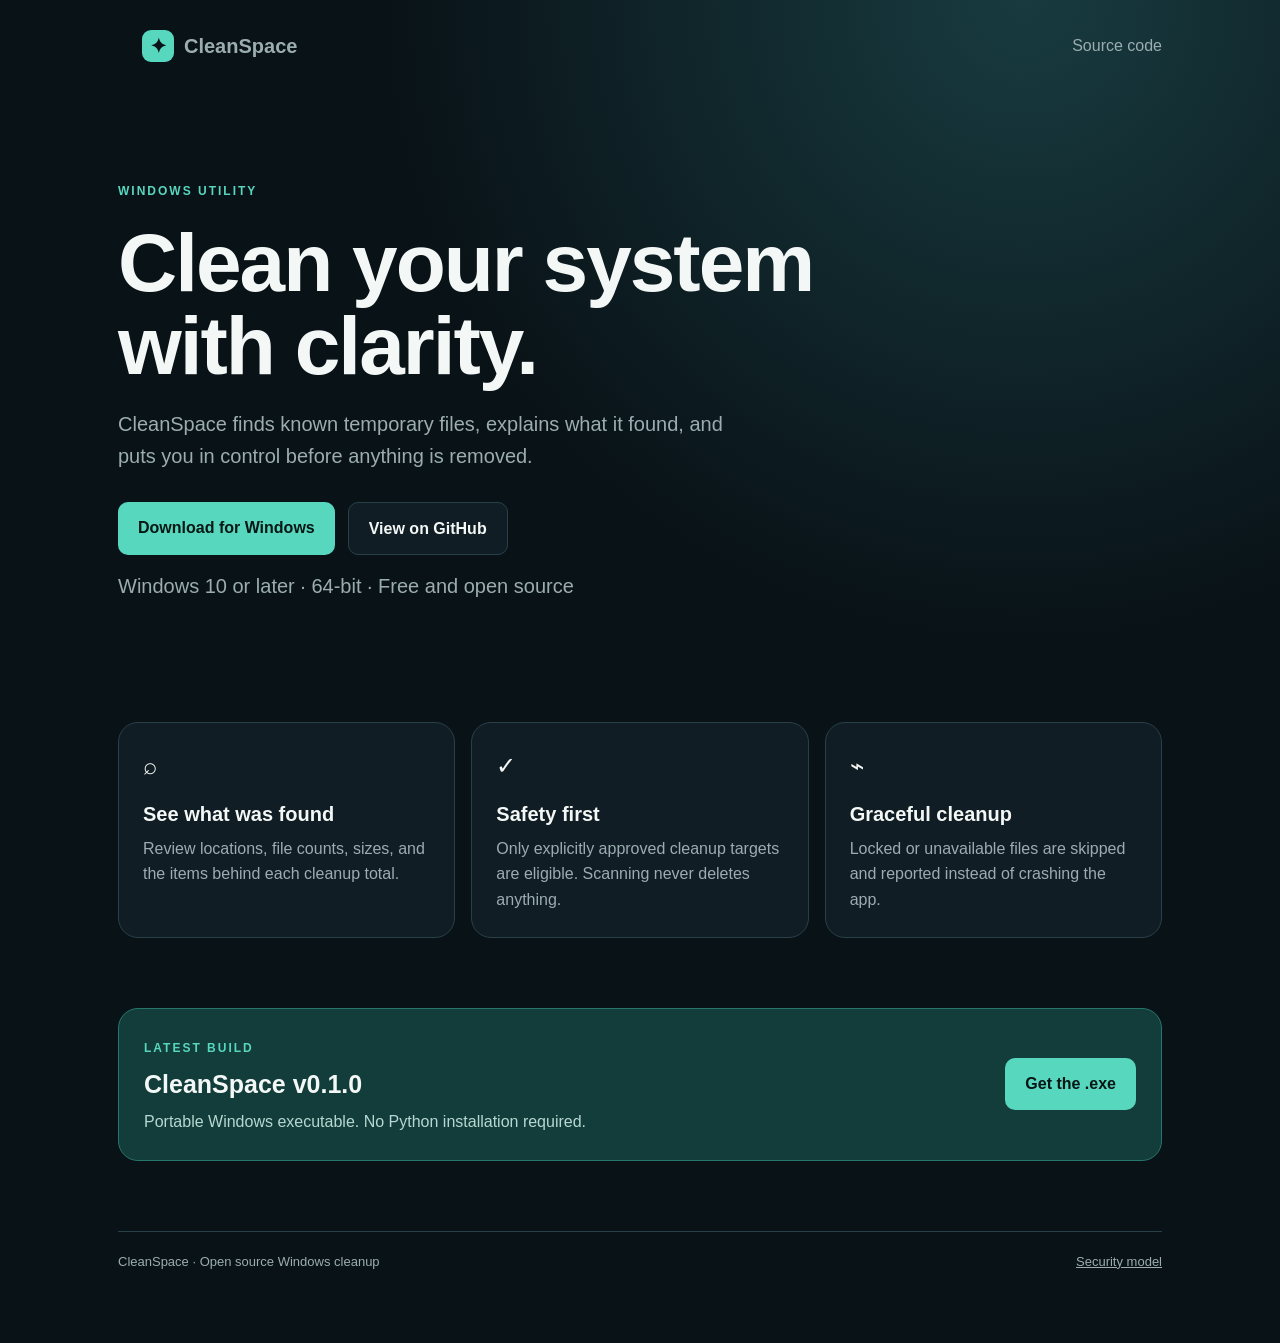
<file: index.html>
<!doctype html>
<html lang="en">
<head>
  <meta charset="utf-8">
  <meta name="viewport" content="width=device-width, initial-scale=1">
  <meta name="description" content="CleanSpace is a transparent Windows cleanup utility.">
  <title>CleanSpace | Windows cleanup, clearly.</title>
  <style>
    :root{--bg:#091217;--panel:#111d24;--panel-soft:#16272e;--text:#f3f7f5;--muted:#9badb0;--mint:#58d7bf;--mint-dark:#133d3a;--line:#294049;--coral:#f28d86;--radius:20px}
    *{box-sizing:border-box}body{margin:0;background:radial-gradient(circle at 80% 0,#183b40 0,transparent 38%),var(--bg);color:var(--text);font:16px/1.6 Arial,sans-serif}.shell{max-width:1100px;margin:auto;padding:30px 28px 70px}.nav{display:flex;justify-content:space-between;align-items:center}.brand{display:flex;align-items:center;gap:10px;color:var(--text);font-size:20px;font-weight:700}.mark{display:grid;place-items:center;width:32px;height:32px;border-radius:9px;background:var(--mint);color:var(--bg)}.nav a{color:var(--muted);text-decoration:none;margin-left:24px}.hero{padding:115px 0 100px;max-width:780px}.eyebrow{color:var(--mint);font-size:12px;font-weight:700;letter-spacing:2px;text-transform:uppercase}.hero h1{font-size:clamp(44px,8vw,82px);line-height:1.02;letter-spacing:-2px;margin:18px 0}.hero p{color:var(--muted);font-size:20px;max-width:620px}.actions{display:flex;gap:13px;flex-wrap:wrap;margin-top:30px}.button{display:inline-block;padding:13px 20px;border-radius:10px;text-decoration:none;font-weight:700}.button.primary{background:var(--mint);color:#071714}.button.secondary{border:1px solid var(--line);color:var(--text);background:var(--panel)}.note{color:var(--muted);font-size:13px;margin-top:15px}.features{display:grid;grid-template-columns:repeat(3,1fr);gap:16px}.feature{background:var(--panel);border:1px solid var(--line);border-radius:var(--radius);padding:24px}.feature h2{font-size:20px;margin:12px 0 6px}.feature p{color:var(--muted);margin:0}.icon{font-size:24px}.release{display:flex;justify-content:space-between;align-items:center;gap:25px;background:var(--mint-dark);border:1px solid #27766e;border-radius:var(--radius);padding:25px;margin-top:70px}.release h2{margin:5px 0;font-size:25px}.release p{color:#b7d8d2;margin:0}.footer{display:flex;justify-content:space-between;gap:20px;margin-top:70px;padding-top:20px;border-top:1px solid var(--line);color:var(--muted);font-size:13px}.footer a{color:var(--muted)}@media(max-width:700px){.shell{padding:22px 18px}.hero{padding:80px 0 70px}.features{grid-template-columns:1fr}.release{align-items:flex-start;flex-direction:column}.footer{flex-direction:column}}
  </style>
</head>
<body>
  <div class="shell">
    <header class="nav">
      <a class="brand" href="./"><span class="mark">✦</span> CleanSpace</a>
      <nav><a href="https://github.com/kumarAbhay0201/cleanSpace" target="_blank" rel="noreferrer">Source code</a></nav>
    </header>
    <main>
      <section class="hero">
        <span class="eyebrow">Windows utility</span>
        <h1>Clean your system with clarity.</h1>
        <p>CleanSpace finds known temporary files, explains what it found, and puts you in control before anything is removed.</p>
        <div class="actions"><a class="button primary" href="https://github.com/kumarAbhay0201/cleanSpace/raw/refs/heads/main/dist/CleanSpace.exe">Download for Windows</a><a class="button secondary" href="https://github.com/kumarAbhay0201/cleanSpace" target="_blank" rel="noreferrer">View on GitHub</a></div>
        <p class="note">Windows 10 or later · 64-bit · Free and open source</p>
      </section>
      <section class="features" aria-label="CleanSpace features">
        <article class="feature"><span class="icon">⌕</span><h2>See what was found</h2><p>Review locations, file counts, sizes, and the items behind each cleanup total.</p></article>
        <article class="feature"><span class="icon">✓</span><h2>Safety first</h2><p>Only explicitly approved cleanup targets are eligible. Scanning never deletes anything.</p></article>
        <article class="feature"><span class="icon">⌁</span><h2>Graceful cleanup</h2><p>Locked or unavailable files are skipped and reported instead of crashing the app.</p></article>
      </section>
      <section class="release"><div><span class="eyebrow">Latest build</span><h2>CleanSpace v0.1.0</h2><p>Portable Windows executable. No Python installation required.</p></div><a class="button primary" href="https://github.com/kumarAbhay0201/cleanSpace/raw/refs/heads/main/dist/CleanSpace.exe">Get the .exe</a></section>
    </main>
    <footer class="footer"><span>CleanSpace · Open source Windows cleanup</span><a href="https://github.com/kumarAbhay0201/cleanSpace/blob/main/docs/security.md" target="_blank" rel="noreferrer">Security model</a></footer>
  </div>
</body>
</html>
</file>
